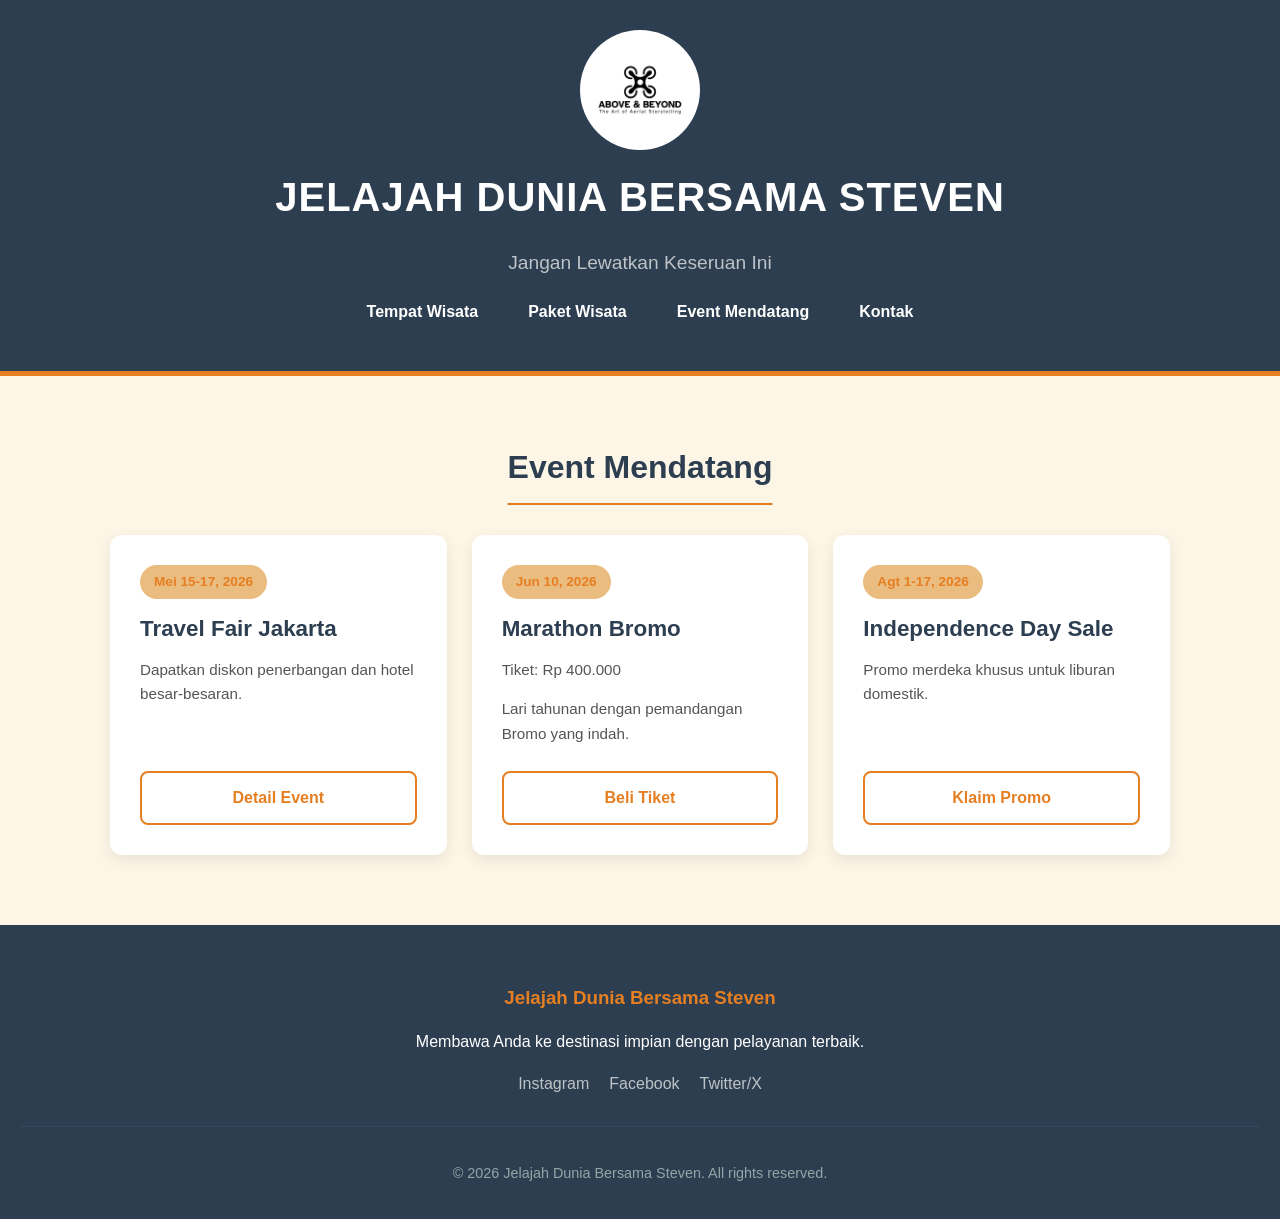
<file: event.html>
<!DOCTYPE html>
<html lang="id">
<head>
    <meta charset="UTF-8">
    <meta name="viewport" content="width=device-width, initial-scale=1.0">
    <title>Event Mendatang - Jelajah Dunia Bersama Steven</title> 
    <link rel="stylesheet" href="css/style.css">
</head>
<body>

    <header>
        <div class="logo-container">
            <img src="images/logosaya.png" alt="Logo Travel" class="logo">
        </div>
        <h1>JELAJAH DUNIA BERSAMA STEVEN</h1>
        <p class="tagline">Jangan Lewatkan Keseruan Ini</p>

        <button class ="menu-toggle">
            <span></span>
            <span></span>
            <span></span>
        </button>
        <nav>
            <ul class="nav-links">
                <li><a href="index.html">Tempat Wisata</a></li>
                <li><a href="paket.html">Paket Wisata</a></li>
                <li><a href="event.html">Event Mendatang</a></li>
                <li><a href="kontak.html">Kontak</a></li>
            </ul>
        </nav>
    </header>

    <main>
        <section class="content-section">
            <h2 class="section-title">Event Mendatang</h2>
            <div class="event-grid">
                <div class="event-card">
                    <div class="event-date">Mei 15-17, 2026</div>
                    <h3>Travel Fair Jakarta</h3>
                    <p>Dapatkan diskon penerbangan dan hotel besar-besaran.</p>
                    <a href="#" class="btn btn-outline">Detail Event</a>
                </div>
                
                <div class="event-card">
                    <div class="event-date">Jun 10, 2026</div>
                    <h3>Marathon Bromo</h3>
                    <p class="harga-event">Tiket: Rp 400.000</p>
                    <p>Lari tahunan dengan pemandangan Bromo yang indah.</p>
                    <a href="#" class="btn btn-outline">Beli Tiket</a>
                </div>
                
                <div class="event-card">
                    <div class="event-date">Agt 1-17, 2026</div>
                    <h3>Independence Day Sale</h3>
                    <p>Promo merdeka khusus untuk liburan domestik.</p>
                    <a href="#" class="btn btn-outline">Klaim Promo</a>
                </div>
            </div>
        </section>
    </main>

    <footer id="kontak">
        <div class="footer-content">
            <h3>Jelajah Dunia Bersama Steven</h3>
            <p>Membawa Anda ke destinasi impian dengan pelayanan terbaik.</p>
            <ul class="social-links">
                <li><a href="#">Instagram</a></li>
                <li><a href="#">Facebook</a></li>
                <li><a href="#">Twitter/X</a></li>
            </ul>
        </div>
        <div class="footer-bottom">
            <p>&copy; 2026 Jelajah Dunia Bersama Steven. All rights reserved.</p>
        </div>
    </footer>

    <script src="script/mobileMenu.js"></script>
</body>
</html>
</file>
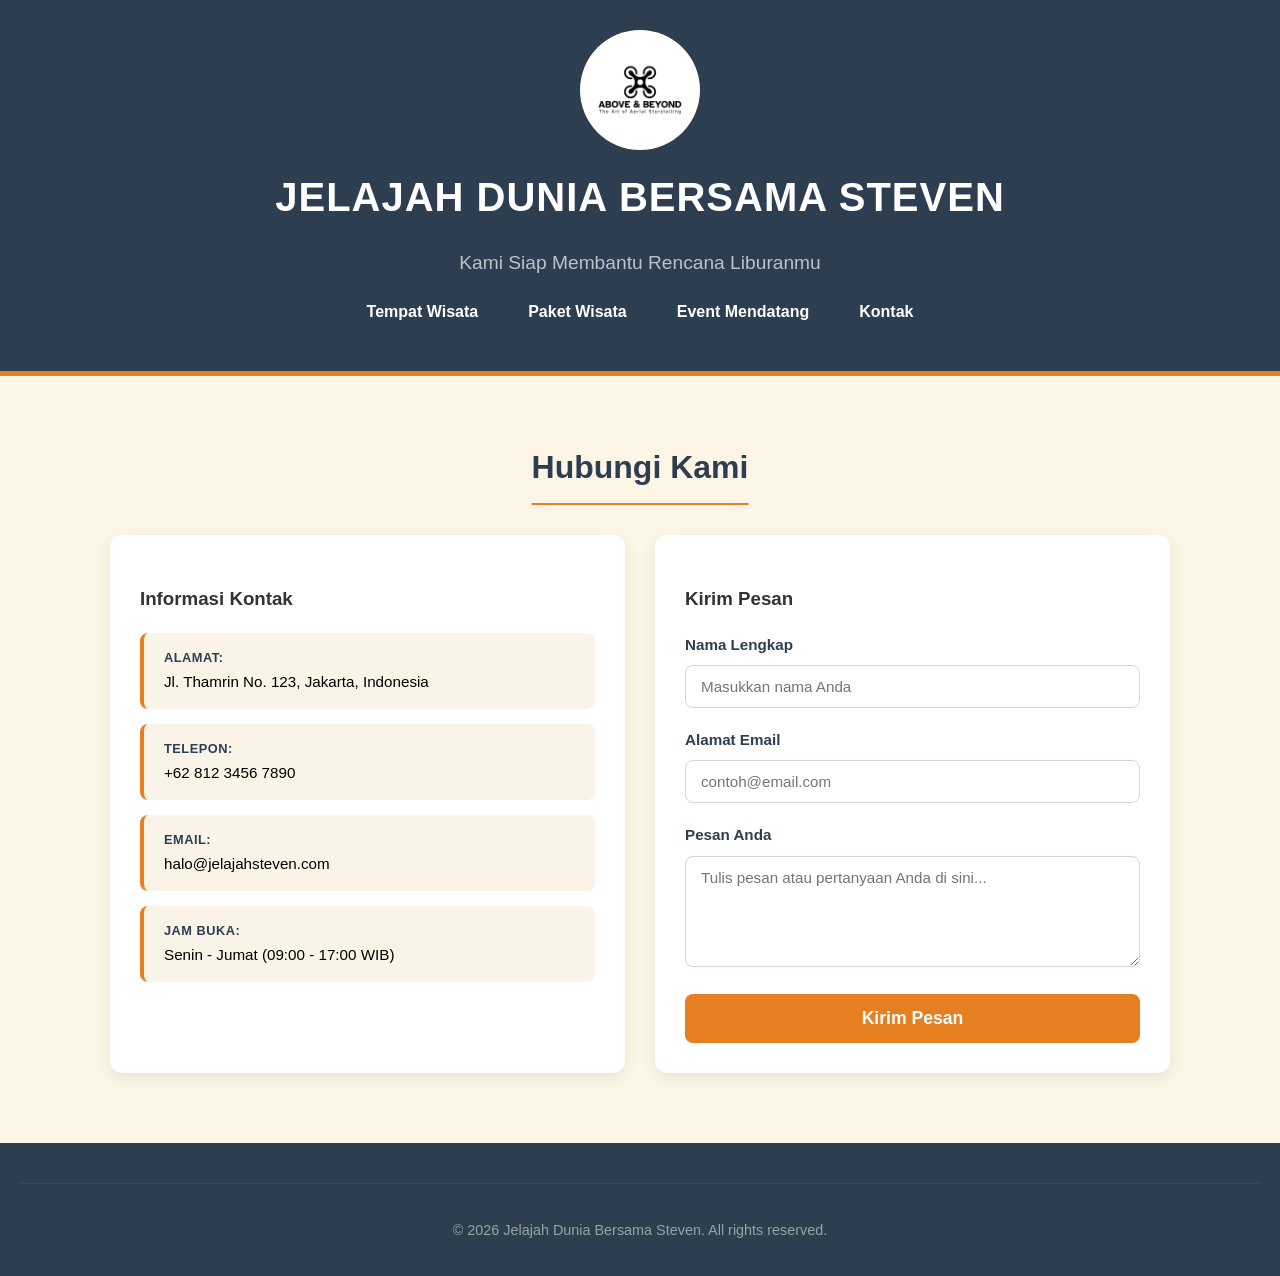
<file: kontak.html>
<!DOCTYPE html>
<html lang="id">
<head>
    <meta charset="UTF-8">
    <meta name="viewport" content="width=device-width, initial-scale=1.0">
    <title>Kontak Kami - Jelajah Dunia Bersama Steven</title> 
    <link rel="stylesheet" href="css/style.css">
</head>
<body>

    <header>
        <div class="logo-container">
            <img src="images/logosaya.png" alt="Logo Travel" class="logo">
        </div>
        <h1>JELAJAH DUNIA BERSAMA STEVEN</h1>
        <p class="tagline">Kami Siap Membantu Rencana Liburanmu</p>
        <button class ="menu-toggle">
            <span></span>
            <span></span>
            <span></span>
        </button>
        <nav>
            <ul class="nav-links">
                <li><a href="index.html">Tempat Wisata</a></li>
                <li><a href="paket.html">Paket Wisata</a></li>
                <li><a href="event.html">Event Mendatang</a></li>
                <li><a href="kontak.html">Kontak</a></li>
            </ul>
        </nav>
    </header>

    <main>
        <section class="content-section">
            <h2 class="section-title">Hubungi Kami</h2>
            
            <div class="contact-container">
                <div class="contact-info card">
                    <h3>Informasi Kontak</h3>
                    <p><strong>Alamat:</strong> Jl. Thamrin No. 123, Jakarta, Indonesia</p>
                    <p><strong>Telepon:</strong> +62 812 3456 7890</p>
                    <p><strong>Email:</strong> halo@jelajahsteven.com</p>
                    <p><strong>Jam Buka:</strong> Senin - Jumat (09:00 - 17:00 WIB)</p>
                </div>

                <div class="contact-form card">
                    <h3>Kirim Pesan</h3>
                    <form action="#">
                        <div class="input-group">
                            <label for="nama">Nama Lengkap</label>
                            <input type="text" id="nama" placeholder="Masukkan nama Anda" required>
                        </div>
                        <div class="input-group">
                            <label for="email">Alamat Email</label>
                            <input type="email" id="email" placeholder="contoh@email.com" required>
                        </div>
                        <div class="input-group">
                            <label for="pesan">Pesan Anda</label>
                            <textarea id="pesan" rows="5" placeholder="Tulis pesan atau pertanyaan Anda di sini..." required></textarea>
                        </div>
                        <button type="submit" class="btn btn-large">Kirim Pesan</button>
                    </form>
                </div>
            </div>
        </section>
    </main>

    <footer id="kontak">
        <div class="footer-bottom" style="margin-top: 0;">
            <p>&copy; 2026 Jelajah Dunia Bersama Steven. All rights reserved.</p>
        </div>
    </footer>

    <script src="script/mobileMenu.js"></script>
</body>
</html>
</file>
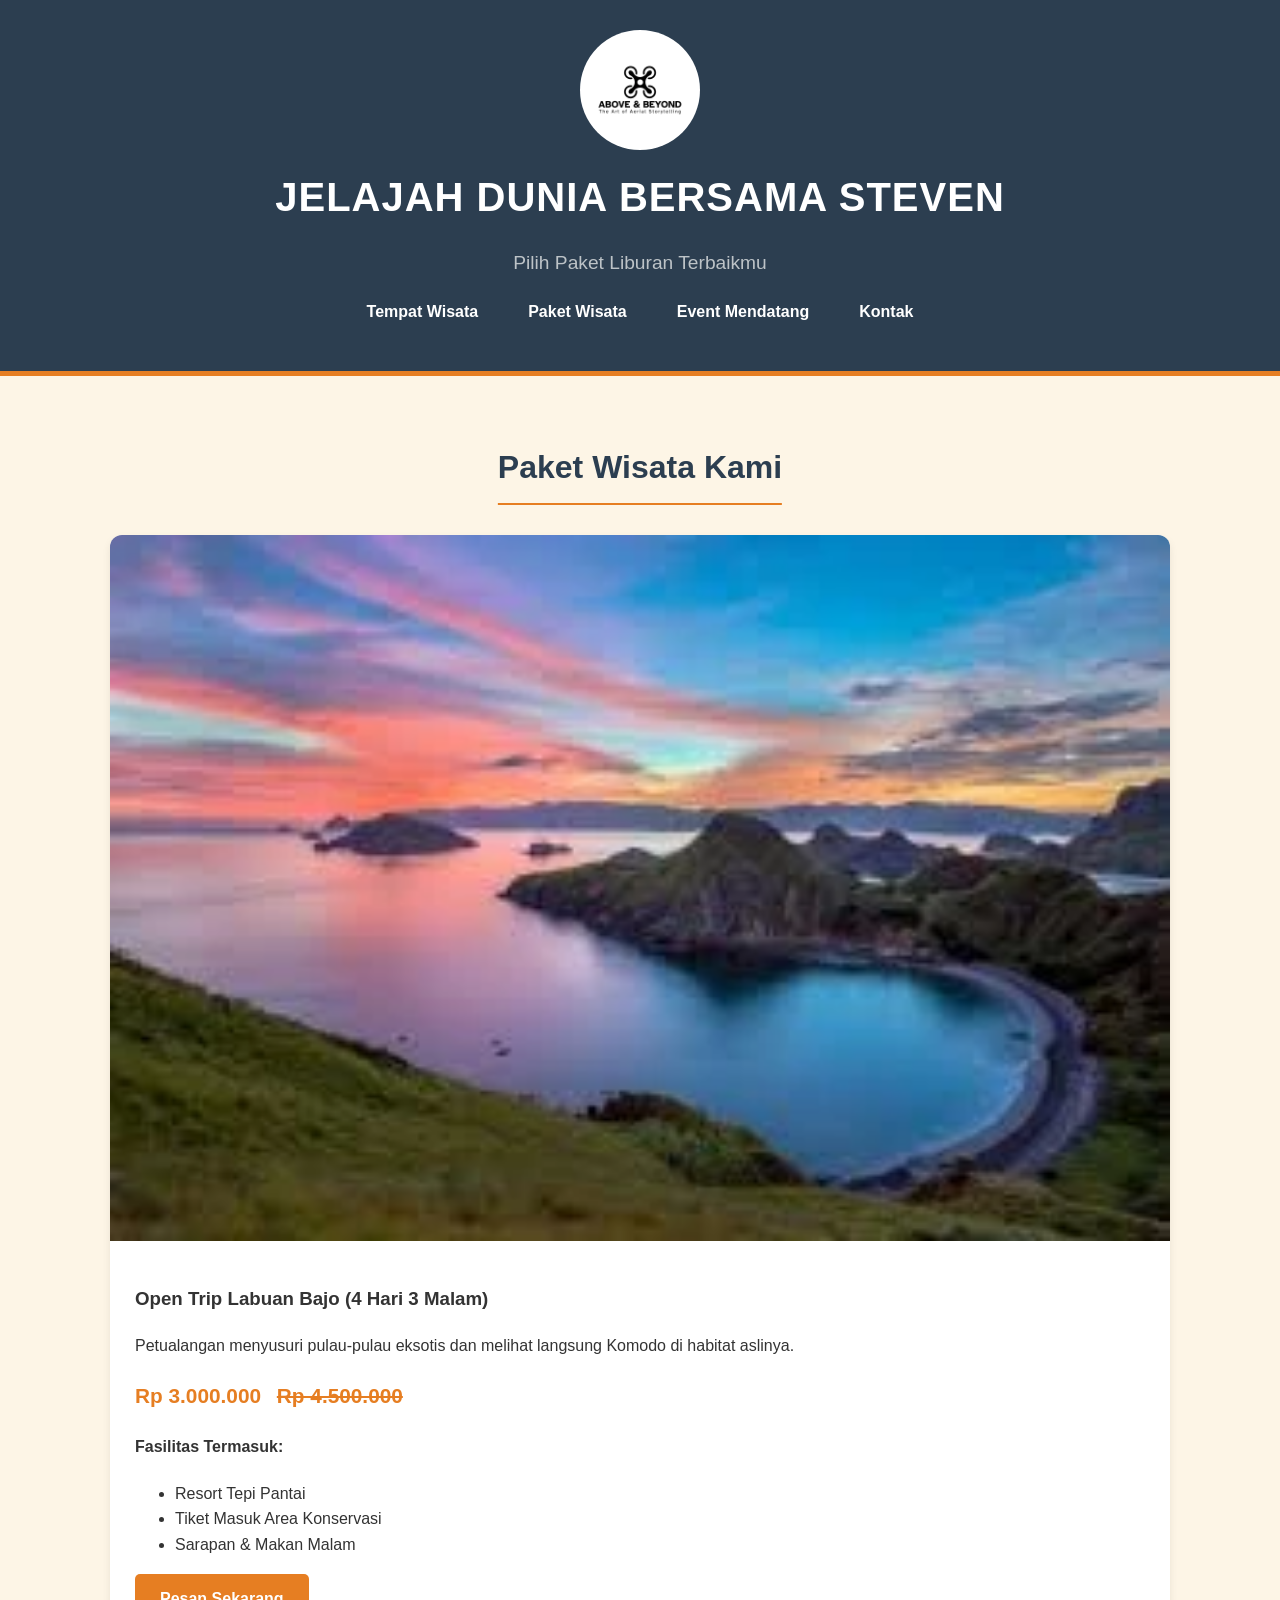
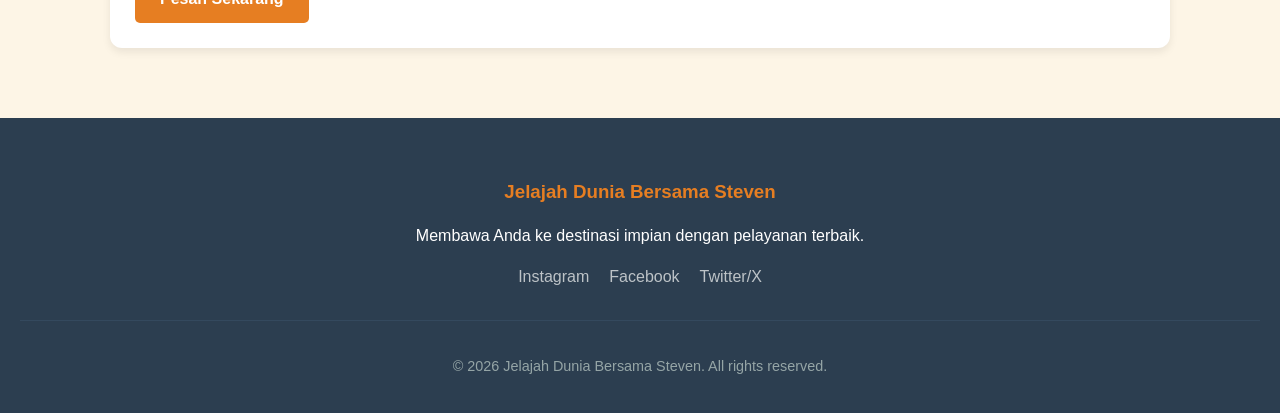
<file: paket.html>
<!DOCTYPE html>
<html lang="id">
<head>
    <meta charset="UTF-8">
    <meta name="viewport" content="width=device-width, initial-scale=1.0">
    <title>Paket Wisata - Jelajah Dunia Bersama Steven</title> 
    <link rel="stylesheet" href="css/style.css">
    <link rel="preload" as="image" href="images/logosaya.webp">
    <link rel="preload" as="image" href="images/paket.webp">
</head>
<body>

    <header>
        <div class="logo-container">
            <img src="images/logosaya.webp" alt="Logo Travel" class="logo" loading="lazy">
        </div>
        <h1>JELAJAH DUNIA BERSAMA STEVEN</h1>
        <p class="tagline">Pilih Paket Liburan Terbaikmu</p>
        <button class ="menu-toggle">
            <span></span>
            <span></span>
            <span></span>
        </button>
        <nav>
            <ul class="nav-links">
                <li><a href="index.html">Tempat Wisata</a></li>
                <li><a href="paket.html">Paket Wisata</a></li>
                <li><a href="event.html">Event Mendatang</a></li>
                <li><a href="kontak.html">Kontak</a></li>
            </ul>
        </nav>
    </header>

    <main>
        <section class="content-section">
            <h2 class="section-title">Paket Wisata Kami</h2>
            <article class="card">
                <img src="images/paket.webp" alt="Paket Komodo" class="card-img" loading="lazy">
                <div class="card-content">
                    <h3>Open Trip Labuan Bajo (4 Hari 3 Malam)</h3>
                    <p>Petualangan menyusuri pulau-pulau eksotis dan melihat langsung Komodo di habitat aslinya.</p>
                    <p class="harga">Rp 3.000.000 <span class="harga-coret">Rp 4.500.000</span></p>
                    
                    <h4>Fasilitas Termasuk:</h4>
                    <ul class="fasilitas-list">
                        <li>Resort Tepi Pantai</li>
                        <li>Tiket Masuk Area Konservasi</li>
                        <li>Sarapan & Makan Malam</li>
                    </ul>
                    <a href="#kontak" class="btn btn-large">Pesan Sekarang</a>
                </div>
            </article>
        </section>
    </main>

    <footer id="kontak">
        <div class="footer-content">
            <h3>Jelajah Dunia Bersama Steven</h3>
            <p>Membawa Anda ke destinasi impian dengan pelayanan terbaik.</p>
            <ul class="social-links">
                <li><a href="#">Instagram</a></li>
                <li><a href="#">Facebook</a></li>
                <li><a href="#">Twitter/X</a></li>
            </ul>
        </div>
        <div class="footer-bottom">
            <p>&copy; 2026 Jelajah Dunia Bersama Steven. All rights reserved.</p>
        </div>
    </footer>
    <script src="script/mobileMenu.js"></script>
</body>
</html>
</file>
<file: css/style.css>
body {
    font-family: 'Segoe UI', Tahoma, Geneva, Verdana, sans-serif;
    background-color: #fdf5e6; 
    margin: 0;
    padding: 0;
    color: #333;
    line-height: 1.6;
    display: flex;
    flex-direction: column;
    min-height: 100vh;
}

header {
    background-color: #2c3e50;
    color: white;
    padding: 30px 20px;
    text-align: center;
    border-bottom: 5px solid #e67e22;
    position: relative;
}
.logo-container {
    display: flex;
    justify-content: center;
    margin-bottom: 15px;
}

.logo {
    width: 120px;
    height: auto;
    border-radius: 50%;
}
header h1 {
    font-size: 2.5rem;
    margin: 0 0 10px 0;
    letter-spacing: 1px;
}

.tagline {
    font-size: 1.2rem;
    color: #bdc3c7;
    margin-bottom: 20px;
}

nav ul {
    display: flex;
    justify-content: center;
    flex-wrap: wrap;
    gap: 20px;
    list-style: none;
    padding: 0;
}

nav a {
    color: white;
    text-decoration: none;
    font-weight: bold;
    padding: 8px 15px;
    border-radius: 5px;
    transition: background-color 0,3s, color 0.3s;
}

nav a:hover {
    background-color: #e67e22;
    color: white;
}

.menu-toggle{
    display: none;
    flex-direction: column;
    cursor: pointer;
    background: none;
    border: none;
    font-size: 24px;
}

.menu-toggle span {
    width: 25px;
    height: 3px;
    background-color: white;
    margin: 2px 0;
    transition:0.3s;
}

main {
    padding: 40px 20px;
    max-width: 1100px;
    margin: auto;
    flex: 1;
    width: 100%;
    box-sizing: border-box;
}

.section-title {
    text-align: center;
    font-size: 2rem;
    margin-bottom: 30px;
    color: #2c3e50;
    border-bottom: 2px solid #e67e22;
    display: inline-block;
    padding-bottom: 10px;
    position: relative;
    left: 50%;
    transform: translateX(-50%);
}

.card, .event-card {
    background-color: white;
    border: none;
    overflow: hidden;
    box-shadow: 0 4px 8px rgba(0, 0, 0, 0.08);
    transition: transform 0.3s ease, box-shadow 0.3s ease;
    margin-bottom: 30px;
    border-radius: 12px;
    position: relative;
}

.card:hover, .event-card:hover {
    transform: translateY(-5px);
    box-shadow: 0 8px 16px rgba(0, 0, 0, 15);
}

.card img, .media-item video {
    width: 100%;
    height: auto;
    display: block;
    object-fit: cover;
}

.card-content, .event-content {
    padding: 25px;
}

.badge {
    background-color: #e74c3c;
    color: white;
    padding: 5px 10px;
    border-radius: 20px;
    font-size: 0.8rem;
    font-weight: bold;
    position: absolute;
    top: 15px;
    right: 15px;
}

.card img-container {
    position: relative;
}

.harga {
    font-size: 1.3rem;
    color: #e67e22;
    font-weight: bold;
}

.harga-coret {
    font-size: 1.3rem;
    color:#e67e22;
    text-decoration: line-through;
    margin-left: 10px;
}

.event-card {
    background-color: white;
    border: none;
    border-radius: 12px;
    box-shadow: 0 5px 15px rgba(0, 0, 0, 0.08);
    padding: 30px;
    display: flex;
    flex-direction: column;
    gap: 15px;

    transition: transform 0.3s ease, box-shadow 0.3s ease;
}

.event-card:hover {
    transform: translateY(-5px);
    box-shadow: 0 10px 15px rgba(0, 0, 0, 0.15);
}

.event-card h3, .event-card p {
    margin: 0;
}

.event-card h3 {
    font-size: 1.4rem;
    color: #2c3e50;
    line-height: 1.3;
}

.event-card p {
    color: #555;
    font-size: 0.95rem;
    line-height: 1.6;
    flex-grow: 1;
}

.event-grid {
    display: grid;
    grid-template-columns: repeat(auto-fit, minmax(300px, 1fr));
    gap: 25px;
}

.event-date {
    display: inline-block;
    background-color: #ebbc7f;
    color:#e67e22;
    padding:6px 14px;
    border-radius: 20px;
    font-weight: bold;
    font-size: 0.85rem;
    align-self: flex-start;
}

.contact-container {
    display: grid;
    grid-template-columns: repeat(auto-fit, minmax(300px, 1fr));
    gap: 30px;
}

.contact-info, .contact-form {
    padding: 30px;
    background-color: white;
    border-radius: 12px;
    box-shadow: 0 5px 15px rgba(0, 0, 0, 0.08);
    box-sizing: border-box;
}

.contact-info p {
    background-color: #faf3e8;
    padding: 15px 20px;
    border-radius: 8px;
    margin-top: 0;
    font-size: 0.95rem;
    margin-bottom: 15px;
    padding-bottom: 15px;
    border-bottom: none;
    border-left: 4px solid #e67e22;
    color: black;
    line-height: 1.5;
}

.contact-info p strong {
    display: block;
    color: #2c3e50;
    font-size: 0.8rem;
    text-transform: uppercase;
    letter-spacing: 0.5px;
    margin-bottom: 4px;
}

.contact-info p:last-child {
    margin-bottom: 0;
}

.input-group {
    margin-bottom: 20px;
}

.input-group label {
    display: block;
    font-weight: 600;
    margin-bottom: 8px;
    color: #2c3e50;
    font-size:0.95rem;
}
 .input-group input, .input-group textarea {
    width: 100%;
    padding: 12px 15px;
    border: 1px solid #ced6e0;
    border-radius: 8px;
    box-sizing: border-box;
    font-family: inherit;
    font-size: 0.95rem;
    transition: border-color 0.3s;
    background-color: white;
 }

 .input-group input:focus, .input-group textarea:focus {
    outline: none;
    border-color: #e67e22;
    box-shadow: 0 0 5px rgba(230, 126, 34, 0.15);
 }

 .contact-form .btn-large {
    width: 100%;
    padding: 14px;
    font-size: 1.1rem;
    background-color: #e67e22;
    color: white;
    border: none;
    border-radius: 8px;
    font-weight: bold;
    cursor: pointer;
    transition: background-color 0.3s ease, transform 0.2s ease;
 }

 .contact-form .btn-large:hover {
    background-color: #d35400;
    transform: scale(1.01);
 }

 .btn{
    display: inline-block;
    padding: 12px 25px;
    background-color: #e67e22;
    color:white;
    text-decoration: none;
    border: none;
    border-radius: 5px;
    cursor: pointer;
    font-weight: bold;
    transition: background-color 0.3s, transform 0.2s;
    text-align: center;
 }

 .btn:hover {
    background-color: #d35400;
    transform: scale(1.02);
 }



 .btn-outline {
    display: block;
    text-align: center;
    padding: 12px;
    background-color: transparent;
    color: #e67e22;
    border: 2px solid #e67e22;
    border-radius: 8px;
    font-weight: bold;
    text-decoration: none;
    transition: all 0.3 ease;
    margin-top: 10px;
 }

 .btn-outline:hover {
    background-color: #e67e22;
    color: white;
 }

 footer {
    background-color: #2c3e50;
    color: white;
    text-align: center;
    padding: 40px 20px 20px;
    margin-top: auto;
 }

 .footer-content h3 {
    color: #e67e22;
    margin-bottom: 15px;
 }

 footer ul.social-links {
    list-style: none;
    padding: 0;
    display: flex;
    justify-content: center;
    gap: 20px;
    margin-bottom: 20px 0;
 }

 footer a {
    color: #bdc3c7;
    text-decoration: none;
    transition: color 0.3s;
 }

 footer a:hover {
    color: #e67e22;
 }

.footer-bottom {
    margin-top: 30px;
    padding-top: 20px;
    border-top: 1px solid #34495e;
    font-size: 0.9rem;
    color: #95a5a6;;
}

.multimedia-container {
    display: grid;
    grid-template-columns: repeat(auto-fit, minmax(300px, 1fr));
    gap: 20px;
    margin-top: 20px;
    padding-top: 20px;
    border-top: 1px solid white;
}

.media-item video {
    width: 100%;
    margin-top: 10px;
}

@media (max-width: 480px) {
    header h1 {
        font-size: 1.8rem;
    }

    .tagline {
        font-size: 1rem;
    }

    nav ul {
        flex-direction: column;
        gap: 10px;
    }

    nav a {
        display: block;
        text-align: center;
    }
    .menu-toggle {
        display: flex;
    }

    .nav-links{
        position: static;
        background: #2c3e50;
        display: flex;
        flex-direction: column;
        max-height: 0;
        overflow: hidden;
        transition: max-height 0.3s ease;
        width: 100%;
        
    }

    .nav-links.active {
        max-height: 500px;
    }

    .nav-links a {
        color: white;
        background-color: transparent;
        padding: 15px 20px;
        border-bottom: 1px solid #ece0d1;
    }

    .nav-links a:last-child {
        border-bottom: none;
    }

    .nav-links a:hover {
        background-color: #e67e22;
        color: white;
    }

    main {
        padding: 20px 10px;
    }

    .event-card, .contact-info, .contact-form, .card-content {
        padding: 20px;
    }

    .section-title {
        font-size: 1.5rem;
    }
}
</file>
